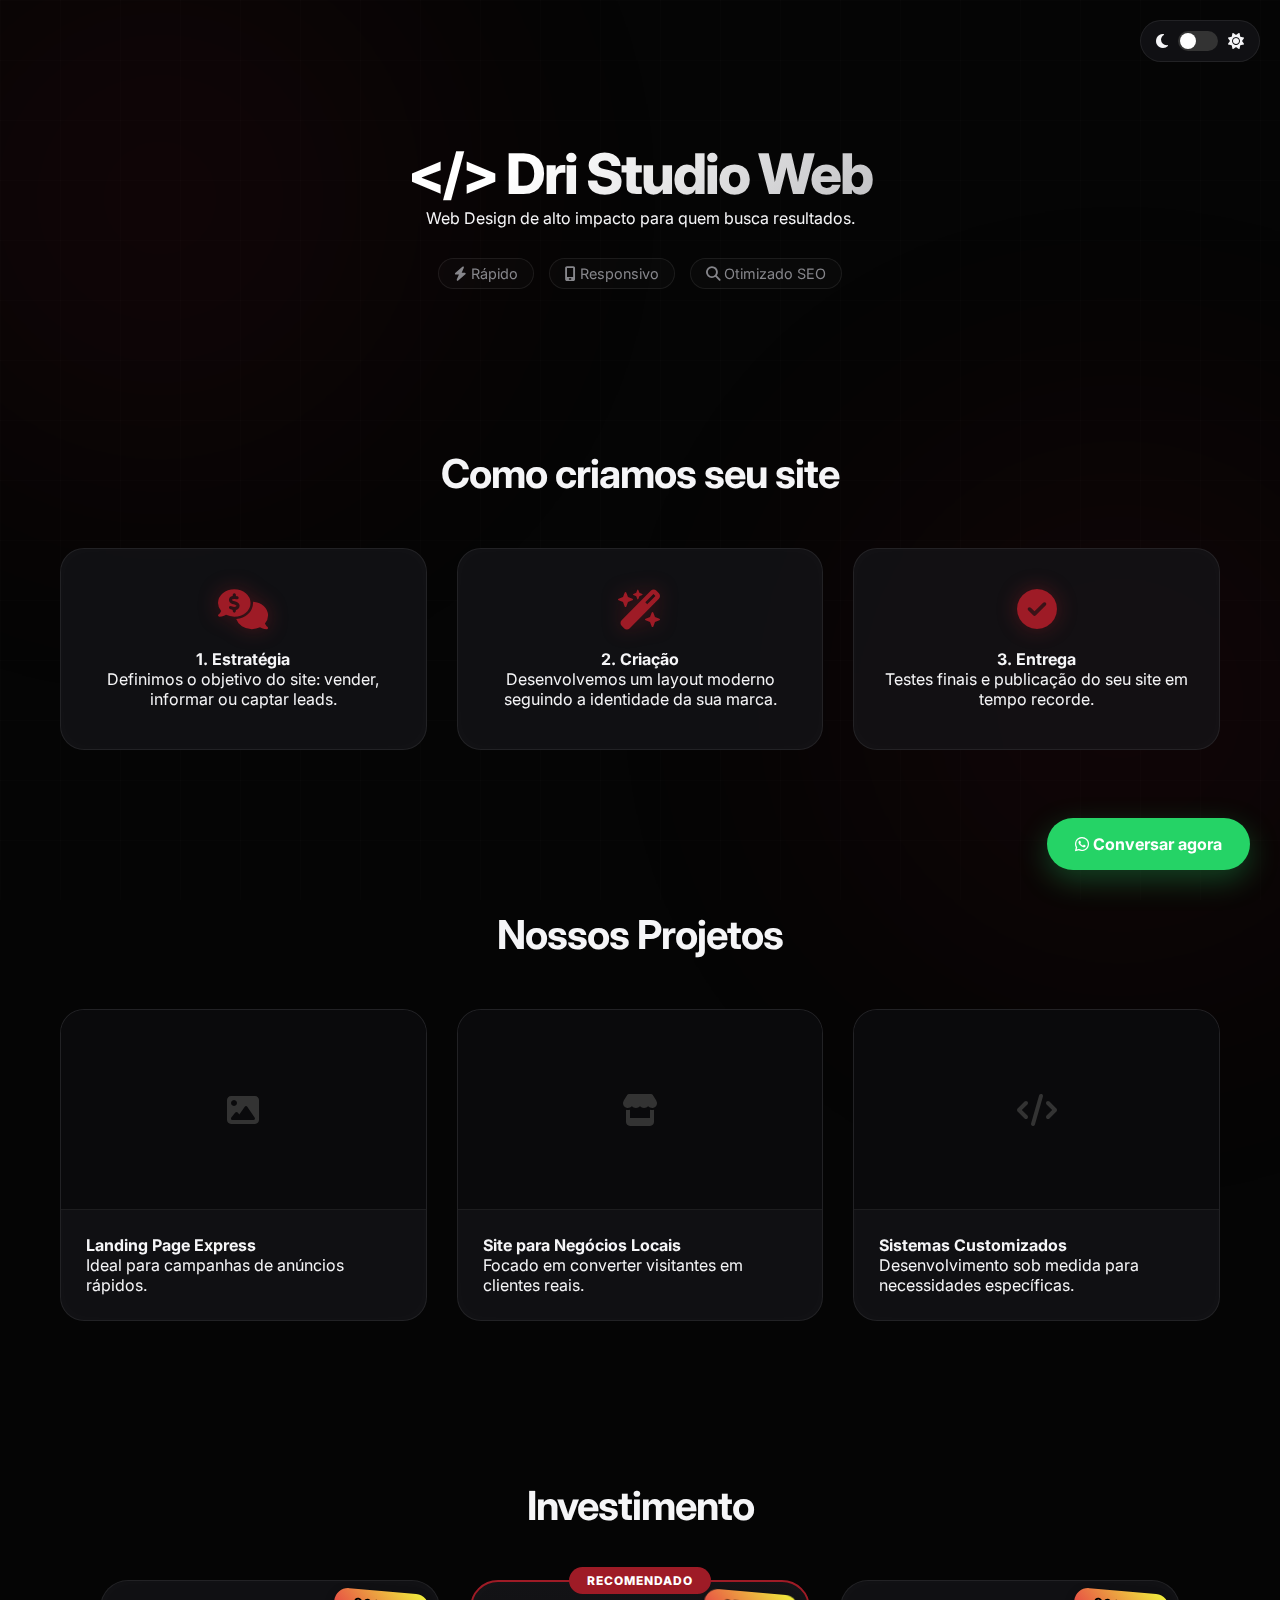
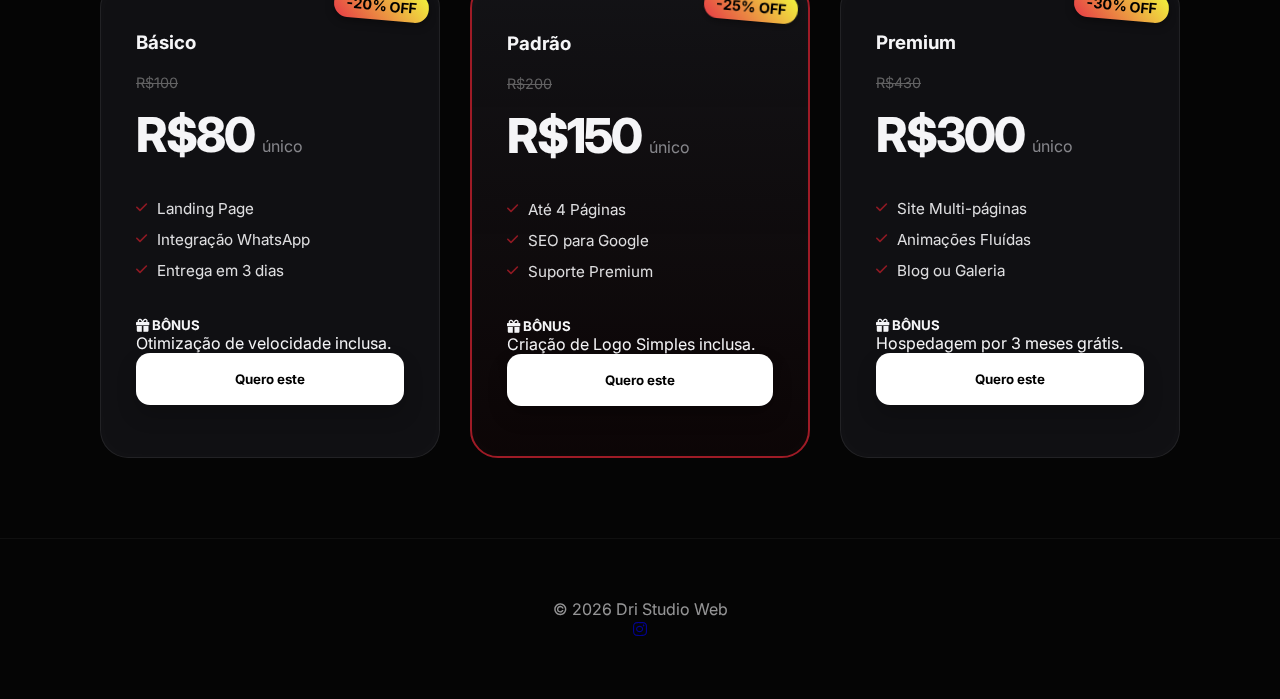
<file: index.html>
<!DOCTYPE html>
<html lang="pt-br">
<head>
    <meta charset="UTF-8">
    <title>Dri Studio Web | Sites Profissionais e Modernos</title>
    <meta name="viewport" content="width=device-width, initial-scale=1.0">

    <meta name="description" content="Criação de sites modernos e de alta performance para negócios locais.">
    <link rel="stylesheet" href="https://cdnjs.cloudflare.com/ajax/libs/font-awesome/6.5.0/css/all.min.css">
    
    <link href="https://fonts.googleapis.com/css2?family=Inter:wght@400;500;700;800&display=swap" rel="stylesheet">
    
    <link rel="stylesheet" href="style.css">
    <style>
        /* --- SEU CSS EXISTENTE --- */
        :root {
            --red: #9e1b26; --red-glow: rgba(158, 27, 38, 0.4);
            --bg: #050505; --bg2: #0f0f12; --card: rgba(22, 22, 26, 0.7);
            --text: #f5f5f7; --gray: #86868b; --border: rgba(255, 255, 255, 0.08);
        }
        .light {
            --bg: #f5f5f7; --bg2: #ffffff; --card: #ffffff;
            --text: #1d1d1f; --gray: #6e6e73; --border: rgba(0, 0, 0, 0.1);
        }
        * { margin: 0; padding: 0; box-sizing: border-box; font-family: 'Inter', sans-serif; transition: all 0.4s cubic-bezier(0.2, 0, 0.2, 1);}
        body { background: var(--bg); color: var(--text); overflow-x: hidden; position: relative;}
        body::before, body::after {
            content: ""; position: fixed; width: 45vw; height: 45vw; border-radius: 50%;
            background: var(--red); filter: blur(150px); opacity: 0.08; z-index: -2; pointer-events: none;
        }
        body::before { top: -10%; left: -10%; }
        body::after { bottom: -10%; right: -10%; }
        .code-bg { position: fixed; inset: 0; z-index: -1; opacity: 0.4;
            background-image: linear-gradient(rgba(255,255,255,0.03) 1px, transparent 1px),
                             linear-gradient(90deg, rgba(255,255,255,0.03) 1px, transparent 1px);
            background-size: 60px 60px;
        }
        .code-bg span { position: absolute; top: -50px; animation: fall linear infinite; color: var(--red); opacity: 0.2; }
        @keyframes fall { to { transform: translateY(120vh); } }
        header { text-align: center; padding: 140px 20px 80px; }
        header h1 { font-size: 3.5rem; font-weight: 800; letter-spacing: -2px; 
            background: linear-gradient(135deg, #fff 40%, var(--gray));
            -webkit-background-clip: text; -webkit-text-fill-color: transparent;
        }
        .tags { display: flex; justify-content: center; gap: 15px; margin-top: 30px; }
        .tags span { border: 1px solid var(--border); padding: 6px 15px; border-radius: 20px; color: var(--gray); font-size: 0.9rem; background: rgba(255,255,255,0.02); }
        .step, .card, .project-card { background: var(--card); border: 1px solid var(--border); backdrop-filter: blur(12px); cursor: pointer; position: relative; box-shadow: inset 0 0 20px rgba(255,255,255,0.02); }
        .step:hover, .card:hover, .project-card:hover { transform: translateY(-15px) scale(1.02); border-color: var(--red); box-shadow: 0 30px 60px rgba(0,0,0,0.6), 0 0 30px var(--red-glow); }
        section { padding: 80px 20px; max-width: 1200px; margin: auto; }
        .section-title { text-align: center; margin-bottom: 50px; font-size: 2.5rem; font-weight: 700; letter-spacing: -1px; }
        .process-steps { display: flex; justify-content: space-around; flex-wrap: wrap; gap: 30px; }
        .step { flex: 1; min-width: 280px; padding: 40px 30px; border-radius: 24px; text-align: center; }
        .step i { font-size: 2.5rem; color: var(--red); margin-bottom: 20px; filter: drop-shadow(0 0 10px var(--red-glow)); }
        .portfolio-grid { display: grid; grid-template-columns: repeat(auto-fit, minmax(300px, 1fr)); gap: 30px; }
        .project-card { border-radius: 24px; overflow: hidden; }
        .project-img { height: 200px; background: #0a0a0c; display: flex; align-items: center; justify-content: center; color: #333; border-bottom: 1px solid var(--border); }
        .project-info { padding: 25px; }
        .cards { display: flex; gap: 30px; justify-content: center; flex-wrap: wrap; }
        .card { padding: 50px 35px; width: 340px; border-radius: 28px; position: relative; }
        .card.destaque { border: 2px solid var(--red); background: linear-gradient(180deg, rgba(22,22,26,0.8), rgba(158,27,38,0.05)); }
        .badge { position: absolute; top: -15px; left: 50%; transform: translateX(-50%); background: var(--red); color: #fff; padding: 6px 18px; border-radius: 30px; font-size: 0.75rem; font-weight: 800; letter-spacing: 1px; }
        .price { font-size: 3rem; font-weight: 800; margin: 20px 0; letter-spacing: -2px; }
        .price span { font-size: 1rem; color: var(--gray); letter-spacing: 0; }
        .buy { width: 100%; padding: 18px; border: none; border-radius: 14px; background: #fff; color: #000; font-weight: 700; cursor: pointer; box-shadow: 0 10px 20px rgba(0,0,0,0.2); }
        .buy:hover { background: var(--red); color: #fff; transform: translateY(-3px); }
        .floating-btn { position: fixed; bottom: 30px; right: 30px; background: #25d366; color: #fff; padding: 16px 28px; border-radius: 50px; text-decoration: none; font-weight: 700; z-index: 100; box-shadow: 0 10px 30px rgba(37, 211, 102, 0.3); }
        .theme-switch { position: fixed; top: 20px; right: 20px; display: flex; align-items: center; gap: 10px; background: var(--card); padding: 10px 15px; border-radius: 30px; border: 1px solid var(--border); z-index: 100; backdrop-filter: blur(10px); }
        .switch { width: 40px; height: 20px; background: #333; border-radius: 20px; position: relative; cursor: pointer; }
        .switch::after { content: ""; position: absolute; top: 2px; left: 2px; width: 16px; height: 16px; background: #fff; border-radius: 50%; }
        .light .switch::after { transform: translateX(20px); }
        .modal { position: fixed; inset: 0; background: rgba(0,0,0,0.92); display: none; align-items: center; justify-content: center; z-index: 999; backdrop-filter: blur(5px); }
        .modal-box { background: var(--bg2); padding: 45px; border-radius: 32px; width: 90%; max-width: 450px; border: 1px solid var(--border); }
        .modal-box input, .modal-box select, .modal-box textarea { width: 100%; margin-bottom: 15px; padding: 16px; border-radius: 14px; border: 1px solid var(--border); background: #000; color: #fff; font-size: 1rem; }
        .btn-close { background: none; border: none; color: var(--gray); width: 100%; margin-top: 15px; cursor: pointer; font-weight: 500; }
        footer { text-align: center; padding: 60px; border-top: 1px solid var(--border); opacity: 0.6; }

        /* --- BALÕES DE PROMOÇÃO --- */
        .promo-badge {
            position: absolute;
            top: 10px;
            right: 10px;
            background: linear-gradient(45deg, #e63946, #f1fa3c);
            color: #000;
            font-size: 0.9rem;
            font-weight: bold;
            padding: 6px 12px;
            border-radius: 14px;
            text-transform: uppercase;
            box-shadow: 0 3px 8px rgba(0,0,0,0.4);
            z-index: 10;
            animation: pulse 1.5s infinite;
        }

        .old-price {
            text-decoration: line-through;
            color: #999;
            margin-right: 5px;
            font-size: 0.9rem;
        }

        @keyframes pulse {
            0% { transform: scale(1); }
            50% { transform: scale(1.1); }
            100% { transform: scale(1); }
        }
    </style>
</head>

<body>
    <div class="code-bg"></div>

    <div class="theme-switch">
        <i class="fa-solid fa-moon"></i>
        <div class="switch" onclick="toggleTheme()"></div>
        <i class="fa-solid fa-sun"></i>
    </div>

    <header>
        <h1>&lt;/&gt; Dri Studio Web</h1>
        <p class="subtitle">Web Design de alto impacto para quem busca resultados.</p>
        <div class="tags">
            <span><i class="fa-solid fa-bolt"></i> Rápido</span>
            <span><i class="fa-solid fa-mobile-screen"></i> Responsivo</span>
            <span><i class="fa-solid fa-magnifying-glass"></i> Otimizado SEO</span>
        </div>
    </header>

    <section id="processo">
        <h2 class="section-title">Como criamos seu site</h2>
        <div class="process-steps">
            <div class="step">
                <i class="fa-solid fa-comments-dollar"></i>
                <h4>1. Estratégia</h4>
                <p>Definimos o objetivo do site: vender, informar ou captar leads.</p>
            </div>
            <div class="step">
                <i class="fa-solid fa-wand-magic-sparkles"></i>
                <h4>2. Criação</h4>
                <p>Desenvolvemos um layout moderno seguindo a identidade da sua marca.</p>
            </div>
            <div class="step">
                <i class="fa-solid fa-circle-check"></i>
                <h4>3. Entrega</h4>
                <p>Testes finais e publicação do seu site em tempo recorde.</p>
            </div>
        </div>
    </section>

    <section id="portfolio">
        <h2 class="section-title">Nossos Projetos</h2>
        <div class="portfolio-grid">
            <article class="project-card">
                <div class="project-img"><i class="fa-solid fa-image fa-2x"></i></div>
                <div class="project-info">
                    <h4>Landing Page Express</h4>
                    <p>Ideal para campanhas de anúncios rápidos.</p>
                </div>
            </article>
            <article class="project-card">
                <div class="project-img"><i class="fa-solid fa-store fa-2x"></i></div>
                <div class="project-info">
                    <h4>Site para Negócios Locais</h4>
                    <p>Focado em converter visitantes em clientes reais.</p>
                </div>
            </article>
            <article class="project-card">
                <div class="project-img"><i class="fa-solid fa-code fa-2x"></i></div>
                <div class="project-info">
                    <h4>Sistemas Customizados</h4>
                    <p>Desenvolvimento sob medida para necessidades específicas.</p>
                </div>
            </article>
        </div>
    </section>

 <section id="planos">
    <h2 class="section-title">Investimento</h2>
    <div class="cards">
        
        <div class="card">
            <div class="promo-badge">-20% OFF</div>
            <h3>Básico</h3>
            <div class="price-container">
                <span class="old-price">R$100</span>
                <div class="price">R$80 <span>único</span></div>
            </div>
            <ul>
                <li><i class="fa-solid fa-check"></i> Landing Page</li>
                <li><i class="fa-solid fa-check"></i> Integração WhatsApp</li>
                <li><i class="fa-solid fa-check"></i> Entrega em 3 dias</li>
            </ul>
            <div class="bonus-box">
                <h5><i class="fa-solid fa-gift"></i> BÔNUS</h5>
                <p>Otimização de velocidade inclusa.</p>
            </div>
            <button class="buy" onclick="openForm('Básico')">Quero este</button>
        </div>

        <div class="card destaque">
            <div class="promo-badge">-25% OFF</div>
            <div class="badge">RECOMENDADO</div>
            <h3>Padrão</h3>
            <div class="price-container">
                <span class="old-price">R$200</span>
                <div class="price">R$150 <span>único</span></div>
            </div>
            <ul>
                <li><i class="fa-solid fa-check"></i> Até 4 Páginas</li>
                <li><i class="fa-solid fa-check"></i> SEO para Google</li>
                <li><i class="fa-solid fa-check"></i> Suporte Premium</li>
            </ul>
            <div class="bonus-box">
                <h5><i class="fa-solid fa-gift"></i> BÔNUS</h5>
                <p>Criação de Logo Simples inclusa.</p>
            </div>
            <button class="buy" onclick="openForm('Padrão')">Quero este</button>
        </div>

        <div class="card">
            <div class="promo-badge">-30% OFF</div>
            <h3>Premium</h3>
            <div class="price-container">
                <span class="old-price">R$430</span>
                <div class="price">R$300 <span>único</span></div>
            </div>
            <ul>
                <li><i class="fa-solid fa-check"></i> Site Multi-páginas</li>
                <li><i class="fa-solid fa-check"></i> Animações Fluídas</li>
                <li><i class="fa-solid fa-check"></i> Blog ou Galeria</li>
            </ul>
            <div class="bonus-box">
                <h5><i class="fa-solid fa-gift"></i> BÔNUS</h5>
                <p>Hospedagem por 3 meses grátis.</p>
            </div>
            <button class="buy" onclick="openForm('Premium')">Quero este</button>
        </div>

    </div>
</section>

    <footer>
        <p>© 2026 Dri Studio Web</p>
        <div class="social-links">
            <a href="#"><i class="fa-brands fa-instagram"></i></a>
        </div>
    </footer>

    <a href="https://wa.me/qr/LHIYUSYXGMPWI1" class="floating-btn">
        <i class="fa-brands fa-whatsapp"></i> Conversar agora
    </a>

    <div class="modal" id="modal">
        <div class="modal-box">
            <h3>Solicitar Orçamento</h3>
            <form action="https://formsubmit.co/uunonmes@gmail.com" method="POST">
                <input type="hidden" name="_next" value="https://dri-ten.vercel.app/">
                <input type="hidden" name="_captcha" value="false">
                <input type="hidden" id="plano_escolhido" name="Plano Selecionado">
                
                <input type="text" name="Nome" placeholder="Seu nome" required>
                <input type="email" name="Email" placeholder="Seu e-mail" required>
                <select name="Hospedagem" required>
                    <option value="" disabled selected>Deseja Hospedagem? (R$36,99/mês)</option>
                    <option value="Sim">Sim</option>
                    <option value="Não">Não</option>
                </select>
                <textarea name="Mensagem" placeholder="Seu projeto..." rows="4" required></textarea>
                <button class="buy" type="submit">Enviar</button>
                <button type="button" onclick="closeModal()" class="btn-close">Voltar</button>
            </form>
        </div>
    </div>

    <script src="script.js"></script>
</body>
</html>
</file>
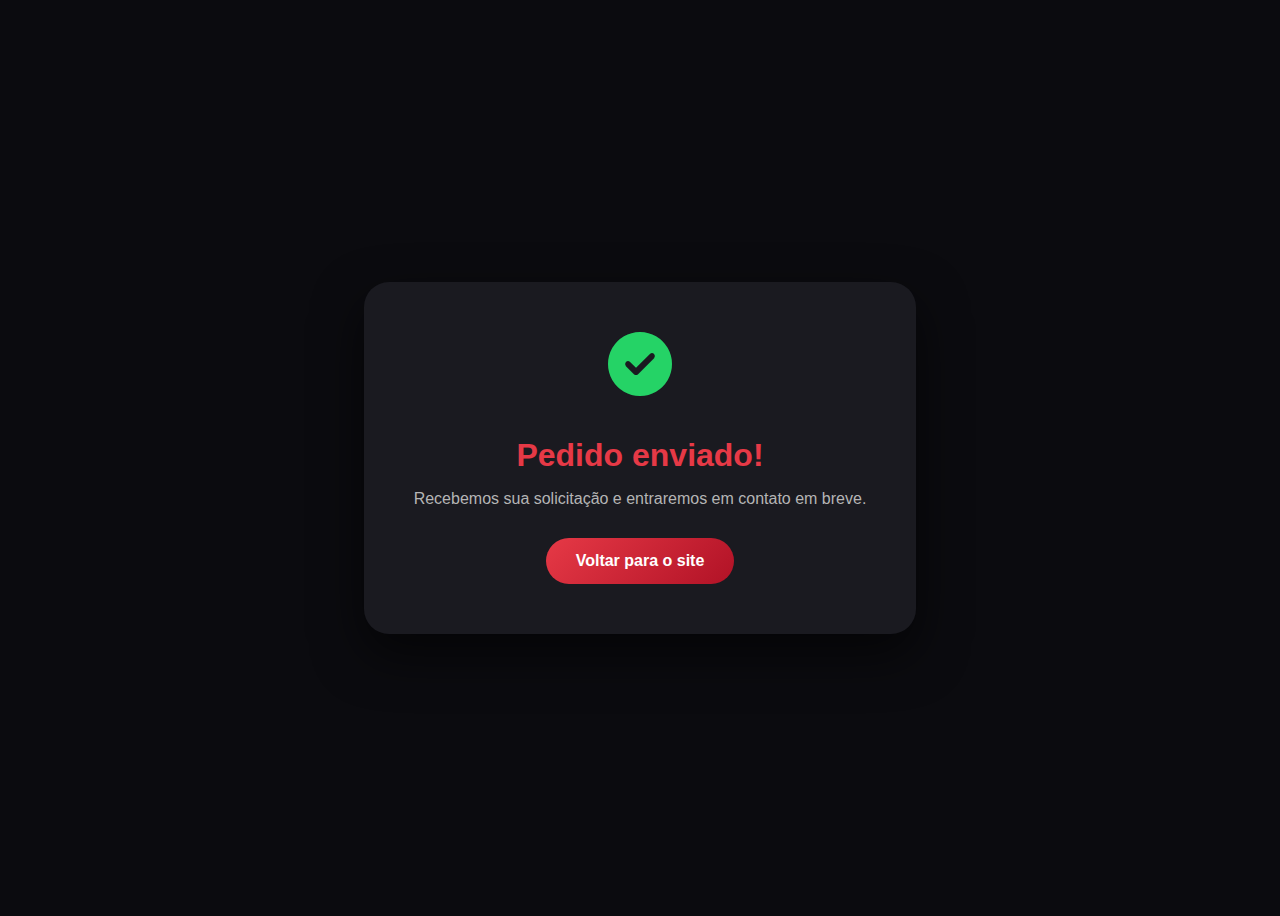
<file: sucesso.html>
<!DOCTYPE html>
<html lang="pt-br">
<head>
<meta charset="UTF-8">
<title>Pedido Enviado | Dri Studio Web</title>
<meta name="viewport" content="width=device-width, initial-scale=1.0">
<link rel="stylesheet" href="https://cdnjs.cloudflare.com/ajax/libs/font-awesome/6.5.0/css/all.min.css">

<style>
body{
  background:#0b0b0f;
  color:#fff;
  display:flex;
  align-items:center;
  justify-content:center;
  height:100vh;
  font-family:Inter,Arial,sans-serif;
}
.box{
  background:#1a1a20;
  padding:50px;
  border-radius:25px;
  text-align:center;
  box-shadow:0 20px 50px rgba(0,0,0,.6);
}
.box i{
  font-size:4rem;
  color:#25d366;
  margin-bottom:20px;
}
.box h1{
  color:#e63946;
  margin-bottom:15px;
}
.box p{
  color:#b5b5b5;
  margin-bottom:30px;
}
.box a{
  display:inline-block;
  padding:14px 30px;
  border-radius:30px;
  background:linear-gradient(135deg,#e63946,#b11226);
  color:#fff;
  text-decoration:none;
  font-weight:600;
}
</style>
</head>

<body>
  <div class="box">
    <i class="fa-solid fa-circle-check"></i>
    <h1>Pedido enviado!</h1>
    <p>Recebemos sua solicitação e entraremos em contato em breve.</p>
    <a href="index.html">Voltar para o site</a>
  </div>
</body>
</html>
</file>
<file: style.css>
:root {
  --red: #9e1b26;           /* Vinho Premium */
  --red-glow: rgba(158, 27, 38, 0.4);
  --bg: #050505;            /* Preto Absoluto */
  --bg2: #0f0f12;           
  --card: rgba(22, 22, 26, 0.7); /* Transparência para efeito vidro */
  --text: #f5f5f7;          
  --gray: #86868b;          
  --border: rgba(255, 255, 255, 0.08);
}

.light {
  --bg: #f5f5f7; 
  --bg2: #ffffff; 
  --card: rgba(255, 255, 255, 0.9);
  --text: #1d1d1f; 
  --gray: #6e6e73; 
  --border: rgba(0, 0, 0, 0.1);
  --red: #d33f49; /* vermelho para destaque no claro */
  --red-glow: rgba(211, 63, 73, 0.3);
}

* {
  margin: 0; padding: 0; box-sizing: border-box;
  font-family: 'Inter', sans-serif;
  transition: all 0.4s cubic-bezier(0.2, 0, 0.2, 1);
}

/* FUNDO DINÂMICO COM BLOBS E GRID */
body { 
    background: var(--bg); 
    color: var(--text); 
    overflow-x: hidden; 
    position: relative;
}

body::before, body::after {
    content: "";
    position: fixed;
    width: 45vw;
    height: 45vw;
    border-radius: 50%;
    background: var(--red);
    filter: blur(150px);
    opacity: 0.08;
    z-index: -2;
    pointer-events: none;
}
body::before { top: -10%; left: -10%; }
body::after { bottom: -10%; right: -10%; }

.code-bg { 
    position: fixed; 
    inset: 0; 
    z-index: -1; 
    opacity: 0.4;
    background-image: 
        linear-gradient(rgba(255,255,255,0.03) 1px, transparent 1px),
        linear-gradient(90deg, rgba(255,255,255,0.03) 1px, transparent 1px);
    background-size: 60px 60px;
}
.code-bg span { position: absolute; top: -50px; animation: fall linear infinite; color: var(--red); opacity: 0.2; }
@keyframes fall { to { transform: translateY(120vh); } }

/* HEADER */
header { text-align: center; padding: 140px 20px 80px; }
header h1 { 
    font-size: 3.5rem; font-weight: 800; letter-spacing: -2px; 
    background: linear-gradient(135deg, #fff 40%, var(--gray));
    -webkit-background-clip: text; -webkit-text-fill-color: transparent;
}
.tags { display: flex; justify-content: center; gap: 15px; margin-top: 30px; }
.tags span { border: 1px solid var(--border); padding: 6px 15px; border-radius: 20px; color: var(--gray); font-size: 0.9rem; background: rgba(255,255,255,0.02); }

/* CARDS ESTILO GLASSMORPHISM */
.step, .card, .project-card {
    background: var(--card);
    border: 1px solid var(--border);
    backdrop-filter: blur(12px); 
    cursor: pointer;
    position: relative;
    box-shadow: inset 0 0 20px rgba(255,255,255,0.02);
}

.step:hover, .card:hover, .project-card:hover {
    transform: translateY(-15px) scale(1.02);
    border-color: var(--red);
    box-shadow: 0 30px 60px rgba(0,0,0,0.6), 0 0 30px var(--red-glow);
}

/* SEÇÕES */
section { padding: 80px 20px; max-width: 1200px; margin: auto; }
.section-title { 
    text-align: center; margin-bottom: 50px; font-size: 2.5rem; font-weight: 700; 
    letter-spacing: -1px;
}

.process-steps { display: flex; justify-content: space-around; flex-wrap: wrap; gap: 30px; }
.step { flex: 1; min-width: 280px; padding: 40px 30px; border-radius: 24px; text-align: center; }
.step i { font-size: 2.5rem; color: var(--red); margin-bottom: 20px; filter: drop-shadow(0 0 10px var(--red-glow)); }

.portfolio-grid { display: grid; grid-template-columns: repeat(auto-fit, minmax(300px, 1fr)); gap: 30px; }
.project-card { border-radius: 24px; overflow: hidden; }
.project-img { 
    height: 200px; background: #0a0a0c; display: flex; align-items: center; 
    justify-content: center; color: #333; border-bottom: 1px solid var(--border);
}
.project-info { padding: 25px; }

/* CARDS DE PREÇO */
.cards { display: flex; gap: 30px; justify-content: center; flex-wrap: wrap; align-items: stretch; }
.card { 
    padding: 60px 30px 40px; 
    width: 340px; 
    display: flex; 
    flex-direction: column; 
    align-items: flex-start; 
    text-align: left;
    border-radius: 28px;
}
.card.destaque { 
    border: 2px solid var(--red); 
    background: linear-gradient(180deg, rgba(22,22,26,0.8), rgba(158,27,38,0.05));
}
.badge { position: absolute; top: -15px; left: 50%; transform: translateX(-50%); background: var(--red); color: #fff; padding: 6px 18px; border-radius: 30px; font-size: 0.75rem; font-weight: 800; letter-spacing: 1px; }

/* Preço */
.price-container { margin: 20px 0; display: flex; flex-direction: column; }
.old-price { text-decoration: line-through; color: var(--gray); font-size: 1.1rem; opacity: 0.6; }
.price { font-size: 3.2rem; font-weight: 800; line-height: 1; margin-top: 5px; letter-spacing: -2px; }
.price span { font-size: 1rem; color: var(--gray); font-weight: 400; letter-spacing: 0; }

/* Lista de benefícios */
.card ul { list-style: none; width: 100%; margin-bottom: 25px; }
.card ul li { margin-bottom: 12px; font-size: 0.95rem; display: flex; align-items: center; gap: 10px; color: var(--text); opacity: 0.9; }
.card ul li i { color: var(--red); font-size: 0.8rem; }

/* Balões de porcentagem no canto */
.promo-badge {
    position: absolute;
    top: 20px;
    right: -10px;
    background: linear-gradient(135deg, #f1fa3c, #e67e22);
    color: #000;
    font-weight: 900;
    padding: 5px 12px;
    border-radius: 8px;
    transform: rotate(5deg);
    box-shadow: 0 5px 15px rgba(0,0,0,0.4);
}

/* BOTÕES */
.buy { 
    width: 100%; padding: 18px; border: none; border-radius: 14px; 
    background: #fff; color: #000; font-weight: 700; cursor: pointer;
    box-shadow: 0 10px 20px rgba(0,0,0,0.2);
}
.buy:hover { background: var(--red); color: #fff; transform: translateY(-3px); }

/* BOTÃO FLUTUANTE */
.floating-btn { 
    position: fixed; bottom: 30px; right: 30px; background: #25d366; color: #fff; 
    padding: 16px 28px; border-radius: 50px; text-decoration: none; font-weight: 700; 
    z-index: 100; box-shadow: 0 10px 30px rgba(37, 211, 102, 0.3);
}

/* TEMA E MODAL */
.theme-switch { position: fixed; top: 20px; right: 20px; display: flex; align-items: center; gap: 10px; background: var(--card); padding: 10px 15px; border-radius: 30px; border: 1px solid var(--border); z-index: 100; backdrop-filter: blur(10px); }
.switch { width: 40px; height: 20px; background: #333; border-radius: 20px; position: relative; cursor: pointer; }
.switch::after { content: ""; position: absolute; top: 2px; left: 2px; width: 16px; height: 16px; background: #fff; border-radius: 50%; }
.light .switch::after { transform: translateX(20px); }

.modal { position: fixed; inset: 0; background: rgba(0,0,0,0.92); display: none; align-items: center; justify-content: center; z-index: 999; backdrop-filter: blur(5px); }
.light .modal { background: rgba(255,255,255,0.95); }
.modal-box { background: var(--bg2); padding: 45px; border-radius: 32px; width: 90%; max-width: 450px; border: 1px solid var(--border); }
.light .modal-box { background: #fff; border-color: rgba(0,0,0,0.1); color: #1d1d1f; }
.modal-box input, .modal-box select, .modal-box textarea { width: 100%; margin-bottom: 15px; padding: 16px; border-radius: 14px; border: 1px solid var(--border); background: #000; color: #fff; font-size: 1rem; }
.light .modal-box input, .light .modal-box select, .light .modal-box textarea { background: #f5f5f7; color: #1d1d1f; border: 1px solid rgba(0,0,0,0.1); }

.btn-close { background: none; border: none; color: var(--gray); width: 100%; margin-top: 15px; cursor: pointer; font-weight: 500; }

footer { text-align: center; padding: 60px; border-top: 1px solid var(--border); opacity: 0.6; }

/* --- AJUSTES MODO CLARO --- */
.light body::before, .light body::after { background: var(--red); opacity: 0.05; }
.light .project-img { background: #f2f2f2; color: #aaa; border-bottom: 1px solid rgba(0,0,0,0.1); }
</file>
